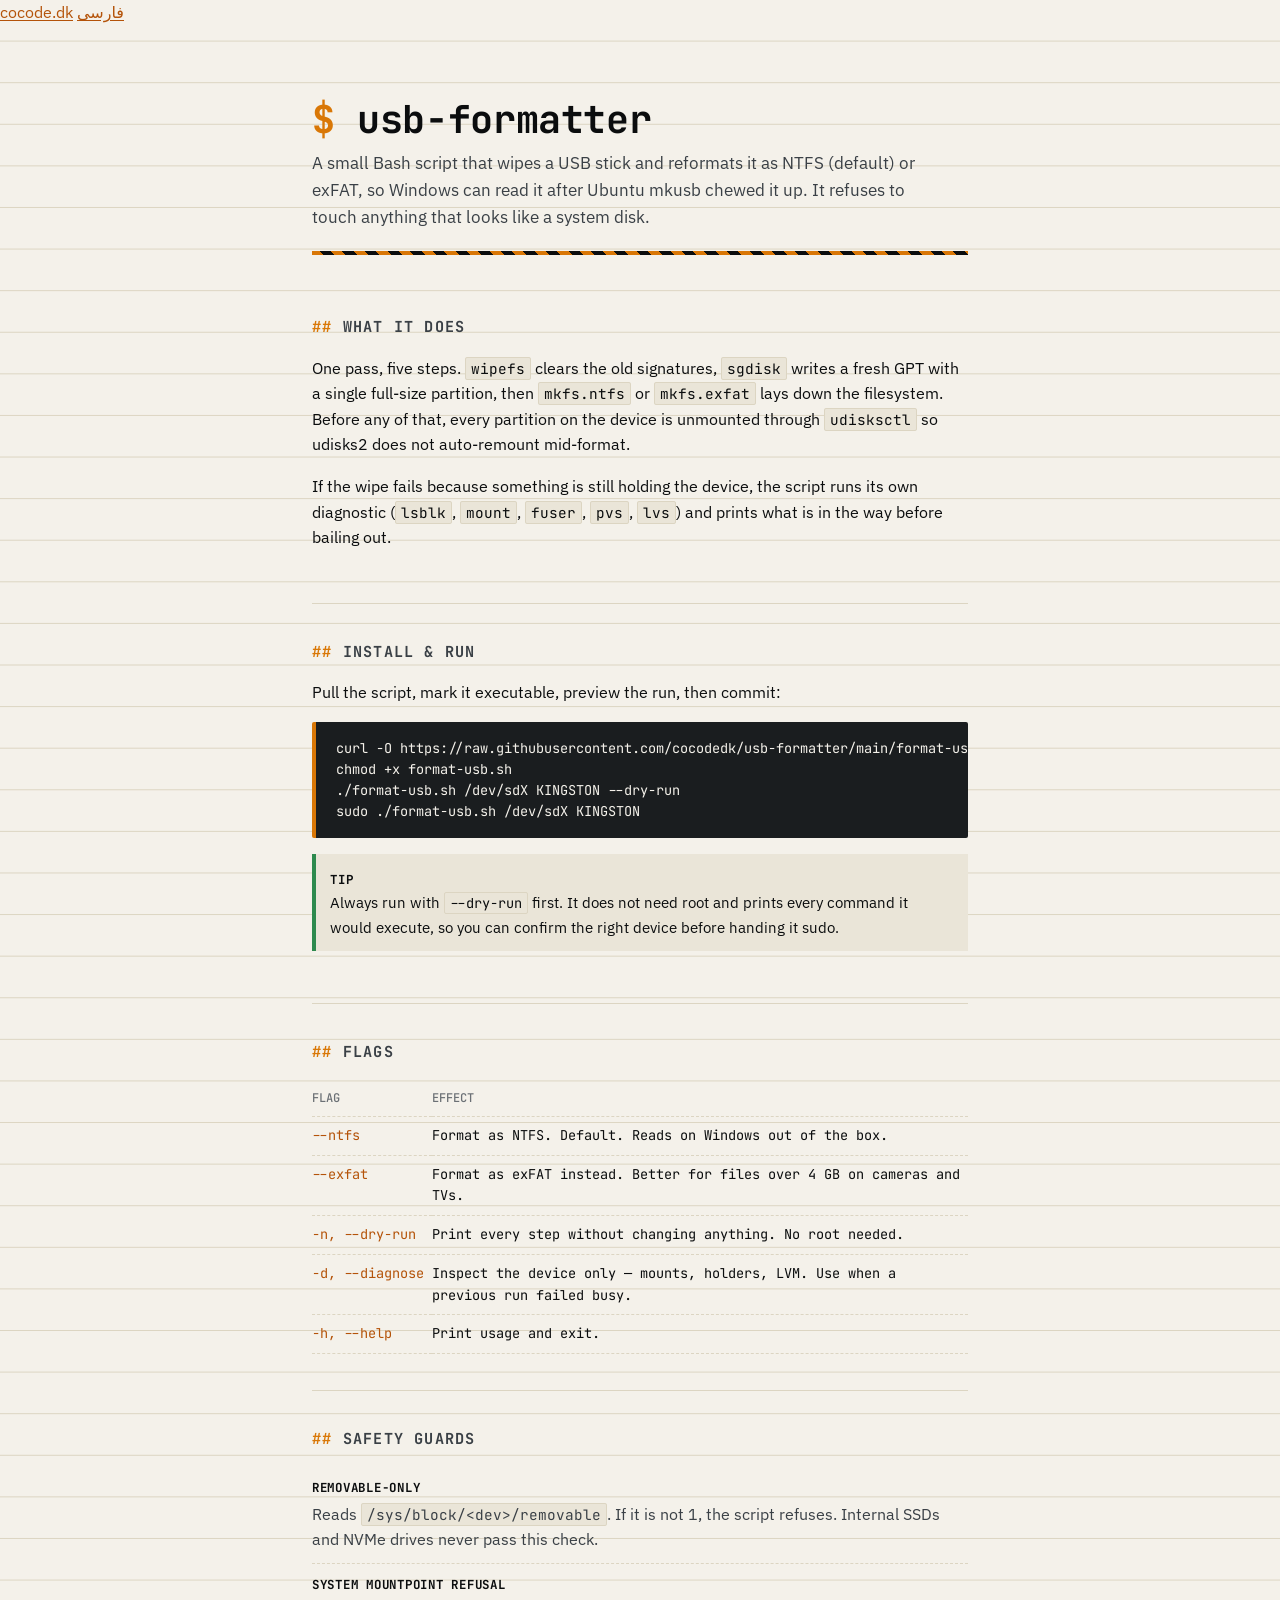
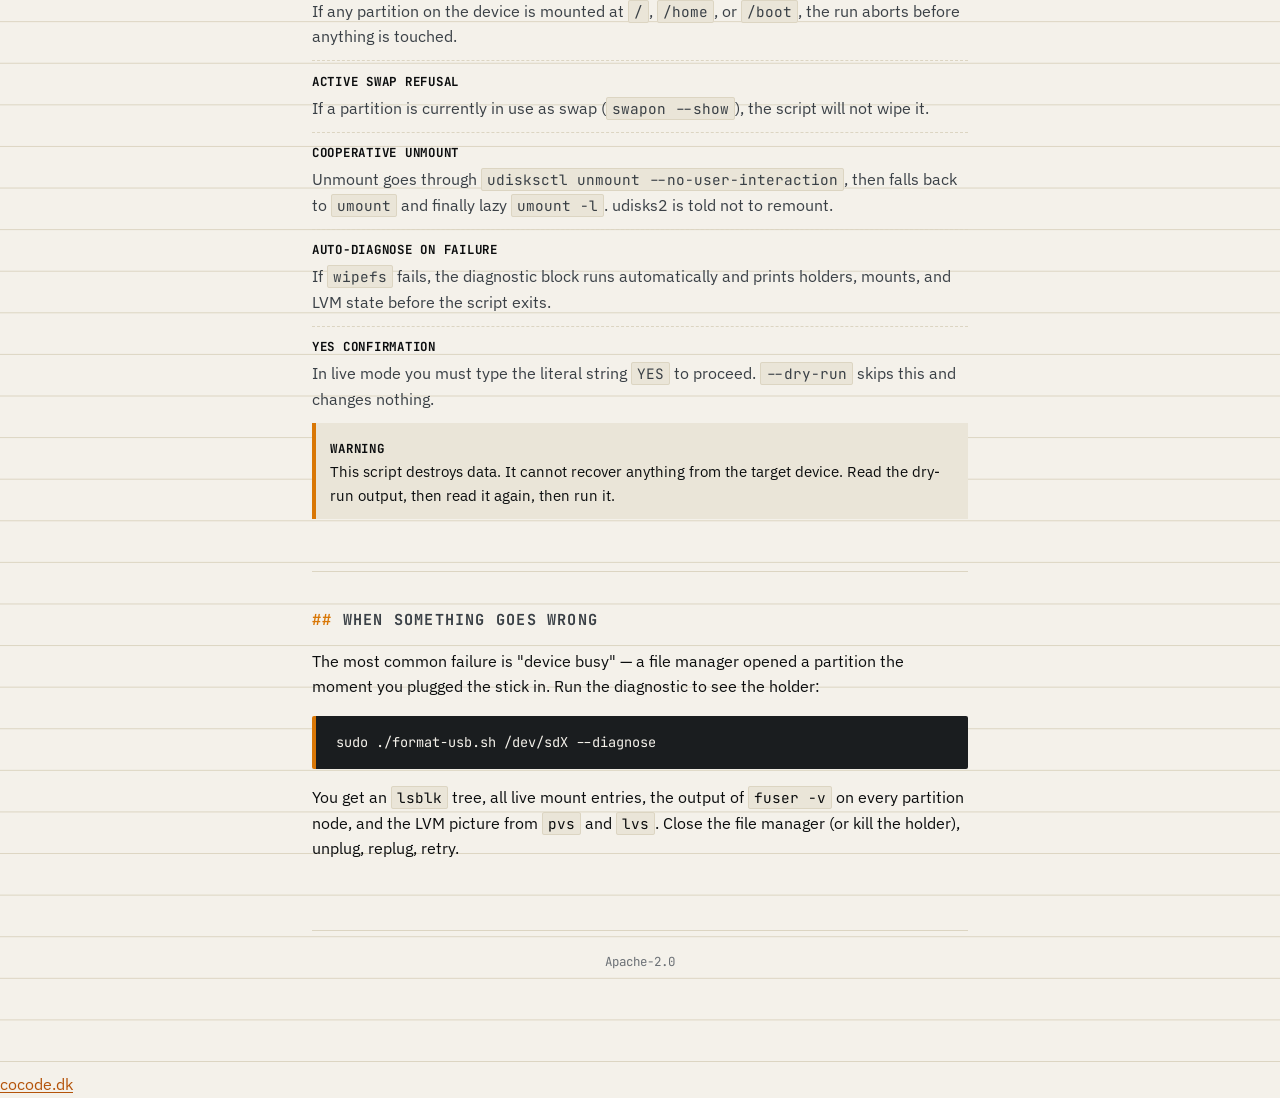
<file: website/index.html>
<!DOCTYPE html>
<!--
SEO keywords:
  primary: format usb linux
  secondary: ntfs usb linux, exfat usb linux, wipe bootable usb ubuntu
  intent: tutorial / utility download — user just used a USB as a Linux installer and wants it back as a Windows-readable stick
-->
<html lang="en">
<head>
<meta charset="utf-8">
<meta name="viewport" content="width=device-width, initial-scale=1">
<title>Format USB on Linux: NTFS or exFAT - usb-formatter</title>
<meta name="description" content="Bash script to wipe and reformat a USB stick on Linux as NTFS or exFAT. Removable-only checks, dry-run preview, udisksctl unmount, auto-diagnose on failure.">
<meta name="robots" content="index, follow">
<link rel="canonical" href="https://usb.cocode.dk/">

<link rel="alternate" hreflang="en" href="https://usb.cocode.dk/">
<link rel="alternate" hreflang="fa" href="https://usb.cocode.dk/fa/">
<link rel="alternate" hreflang="x-default" href="https://usb.cocode.dk/">

<meta property="og:type" content="website">
<meta property="og:site_name" content="usb-formatter">
<meta property="og:title" content="Format USB on Linux: NTFS or exFAT - usb-formatter">
<meta property="og:description" content="Bash script to wipe and reformat a USB stick on Linux as NTFS or exFAT. Removable-only checks, dry-run preview, udisksctl unmount, auto-diagnose on failure.">
<meta property="og:url" content="https://usb.cocode.dk/">
<meta property="og:image" content="https://usb.cocode.dk/og.png">
<meta property="og:image:width" content="1200">
<meta property="og:image:height" content="630">
<meta property="og:image:alt" content="usb-formatter - Bash utility to reformat USB drives on Linux">
<meta property="og:locale" content="en_US">
<meta property="og:locale:alternate" content="fa_IR">

<meta name="twitter:card" content="summary_large_image">
<meta name="twitter:title" content="Format USB on Linux: NTFS or exFAT - usb-formatter">
<meta name="twitter:description" content="Bash script to wipe and reformat a USB stick on Linux. Safety-checked, dry-run capable, auto-diagnoses busy devices.">
<meta name="twitter:image" content="https://usb.cocode.dk/og.png">
<meta name="twitter:image:alt" content="usb-formatter - Bash utility to reformat USB drives on Linux">

<link rel="icon" type="image/svg+xml" href="favicon.svg">
<link rel="preconnect" href="https://fonts.googleapis.com">
<link rel="preconnect" href="https://fonts.gstatic.com" crossorigin>
<link href="https://fonts.googleapis.com/css2?family=IBM+Plex+Sans:wght@400;500;700&family=JetBrains+Mono:wght@500;700&display=swap" rel="stylesheet">
<link rel="stylesheet" href="styles.css">
<link rel="stylesheet" href="https://brand.cocode.dk/v1.css">
<script type="module" src="https://brand.cocode.dk/v1.js"></script>

<script type="application/ld+json">
{
  "@context": "https://schema.org",
  "@type": "SoftwareApplication",
  "name": "usb-formatter",
  "description": "Bash script to wipe and reformat a USB stick on Linux as NTFS or exFAT, with safety guards against system disks and a dry-run mode.",
  "url": "https://usb.cocode.dk/",
  "downloadUrl": "https://github.com/cocodedk/usb-formatter",
  "codeRepository": "https://github.com/cocodedk/usb-formatter",
  "applicationCategory": "BusinessApplication",
  "operatingSystem": "Linux",
  "inLanguage": "en",
  "license": "https://www.apache.org/licenses/LICENSE-2.0",
  "offers": { "@type": "Offer", "price": "0", "priceCurrency": "USD" },
  "author": {
    "@type": "Person",
    "name": "Babak Bandpey",
    "url": "https://cocode.dk",
    "sameAs": [
      "https://linkedin.com/in/babakbandpey",
      "https://github.com/cocodedk"
    ]
  }
}
</script>
</head>
<body>
<!-- The cocode.dk family frame. Without JavaScript its children show instead: a way home
     and the language link. -->
<cocode-head project="usb-formatter" accent="#D97706" on-accent="#0B0D0E">
  <a href="https://cocode.dk">cocode.dk</a>
  <a href="fa/" hreflang="fa">فارسی</a>
</cocode-head>

<div class="shell">

<header class="intro">
    <h1><span class="prompt">$</span> usb-formatter</h1>
    <p class="lede">A small Bash script that wipes a USB stick and reformats it as NTFS (default) or exFAT, so Windows can read it after Ubuntu mkusb chewed it up. It refuses to touch anything that looks like a system disk.</p>
    <div class="hazard-stripe" role="presentation"></div>
</header>

<section id="what">
    <h2>what it does</h2>
    <p>One pass, five steps. <code>wipefs</code> clears the old signatures, <code>sgdisk</code> writes a fresh GPT with a single full-size partition, then <code>mkfs.ntfs</code> or <code>mkfs.exfat</code> lays down the filesystem. Before any of that, every partition on the device is unmounted through <code>udisksctl</code> so udisks2 does not auto-remount mid-format.</p>
    <p>If the wipe fails because something is still holding the device, the script runs its own diagnostic (<code>lsblk</code>, <code>mount</code>, <code>fuser</code>, <code>pvs</code>, <code>lvs</code>) and prints what is in the way before bailing out.</p>
</section>

<section id="install">
    <h2>install &amp; run</h2>
    <p>Pull the script, mark it executable, preview the run, then commit:</p>
<pre><code>curl -O https://raw.githubusercontent.com/cocodedk/usb-formatter/main/format-usb.sh
chmod +x format-usb.sh
./format-usb.sh /dev/sdX KINGSTON --dry-run
sudo ./format-usb.sh /dev/sdX KINGSTON</code></pre>
    <div class="callout">
        <strong>Tip</strong><br>
        Always run with <code>--dry-run</code> first. It does not need root and prints every command it would execute, so you can confirm the right device before handing it sudo.
    </div>
</section>

<section id="flags">
    <h2>flags</h2>
    <table class="flags">
        <thead><tr><th>flag</th><th>effect</th></tr></thead>
        <tbody>
            <tr><td>--ntfs</td><td>Format as NTFS. Default. Reads on Windows out of the box.</td></tr>
            <tr><td>--exfat</td><td>Format as exFAT instead. Better for files over 4 GB on cameras and TVs.</td></tr>
            <tr><td>-n, --dry-run</td><td>Print every step without changing anything. No root needed.</td></tr>
            <tr><td>-d, --diagnose</td><td>Inspect the device only — mounts, holders, LVM. Use when a previous run failed busy.</td></tr>
            <tr><td>-h, --help</td><td>Print usage and exit.</td></tr>
        </tbody>
    </table>
</section>

<section id="safety">
    <h2>safety guards</h2>
    <dl class="guards">
        <div>
            <dt>removable-only</dt>
            <dd>Reads <code>/sys/block/&lt;dev&gt;/removable</code>. If it is not 1, the script refuses. Internal SSDs and NVMe drives never pass this check.</dd>
        </div>
        <div>
            <dt>system mountpoint refusal</dt>
            <dd>If any partition on the device is mounted at <code>/</code>, <code>/home</code>, or <code>/boot</code>, the run aborts before anything is touched.</dd>
        </div>
        <div>
            <dt>active swap refusal</dt>
            <dd>If a partition is currently in use as swap (<code>swapon --show</code>), the script will not wipe it.</dd>
        </div>
        <div>
            <dt>cooperative unmount</dt>
            <dd>Unmount goes through <code>udisksctl unmount --no-user-interaction</code>, then falls back to <code>umount</code> and finally lazy <code>umount -l</code>. udisks2 is told not to remount.</dd>
        </div>
        <div>
            <dt>auto-diagnose on failure</dt>
            <dd>If <code>wipefs</code> fails, the diagnostic block runs automatically and prints holders, mounts, and LVM state before the script exits.</dd>
        </div>
        <div>
            <dt>YES confirmation</dt>
            <dd>In live mode you must type the literal string <code>YES</code> to proceed. <code>--dry-run</code> skips this and changes nothing.</dd>
        </div>
    </dl>
    <div class="callout hazard">
        <strong>Warning</strong><br>
        This script destroys data. It cannot recover anything from the target device. Read the dry-run output, then read it again, then run it.
    </div>
</section>

<section id="diagnose">
    <h2>when something goes wrong</h2>
    <p>The most common failure is "device busy" — a file manager opened a partition the moment you plugged the stick in. Run the diagnostic to see the holder:</p>
<pre><code>sudo ./format-usb.sh /dev/sdX --diagnose</code></pre>
    <p>You get an <code>lsblk</code> tree, all live mount entries, the output of <code>fuser -v</code> on every partition node, and the LVM picture from <code>pvs</code> and <code>lvs</code>. Close the file manager (or kill the holder), unplug, replug, retry.</p>
</section>

<footer class="foot">
    Apache-2.0
</footer>

</div>

<cocode-foot repo="cocodedk/usb-formatter">
  <a href="https://cocode.dk">cocode.dk</a>
</cocode-foot>
</body>
</html>
</file>
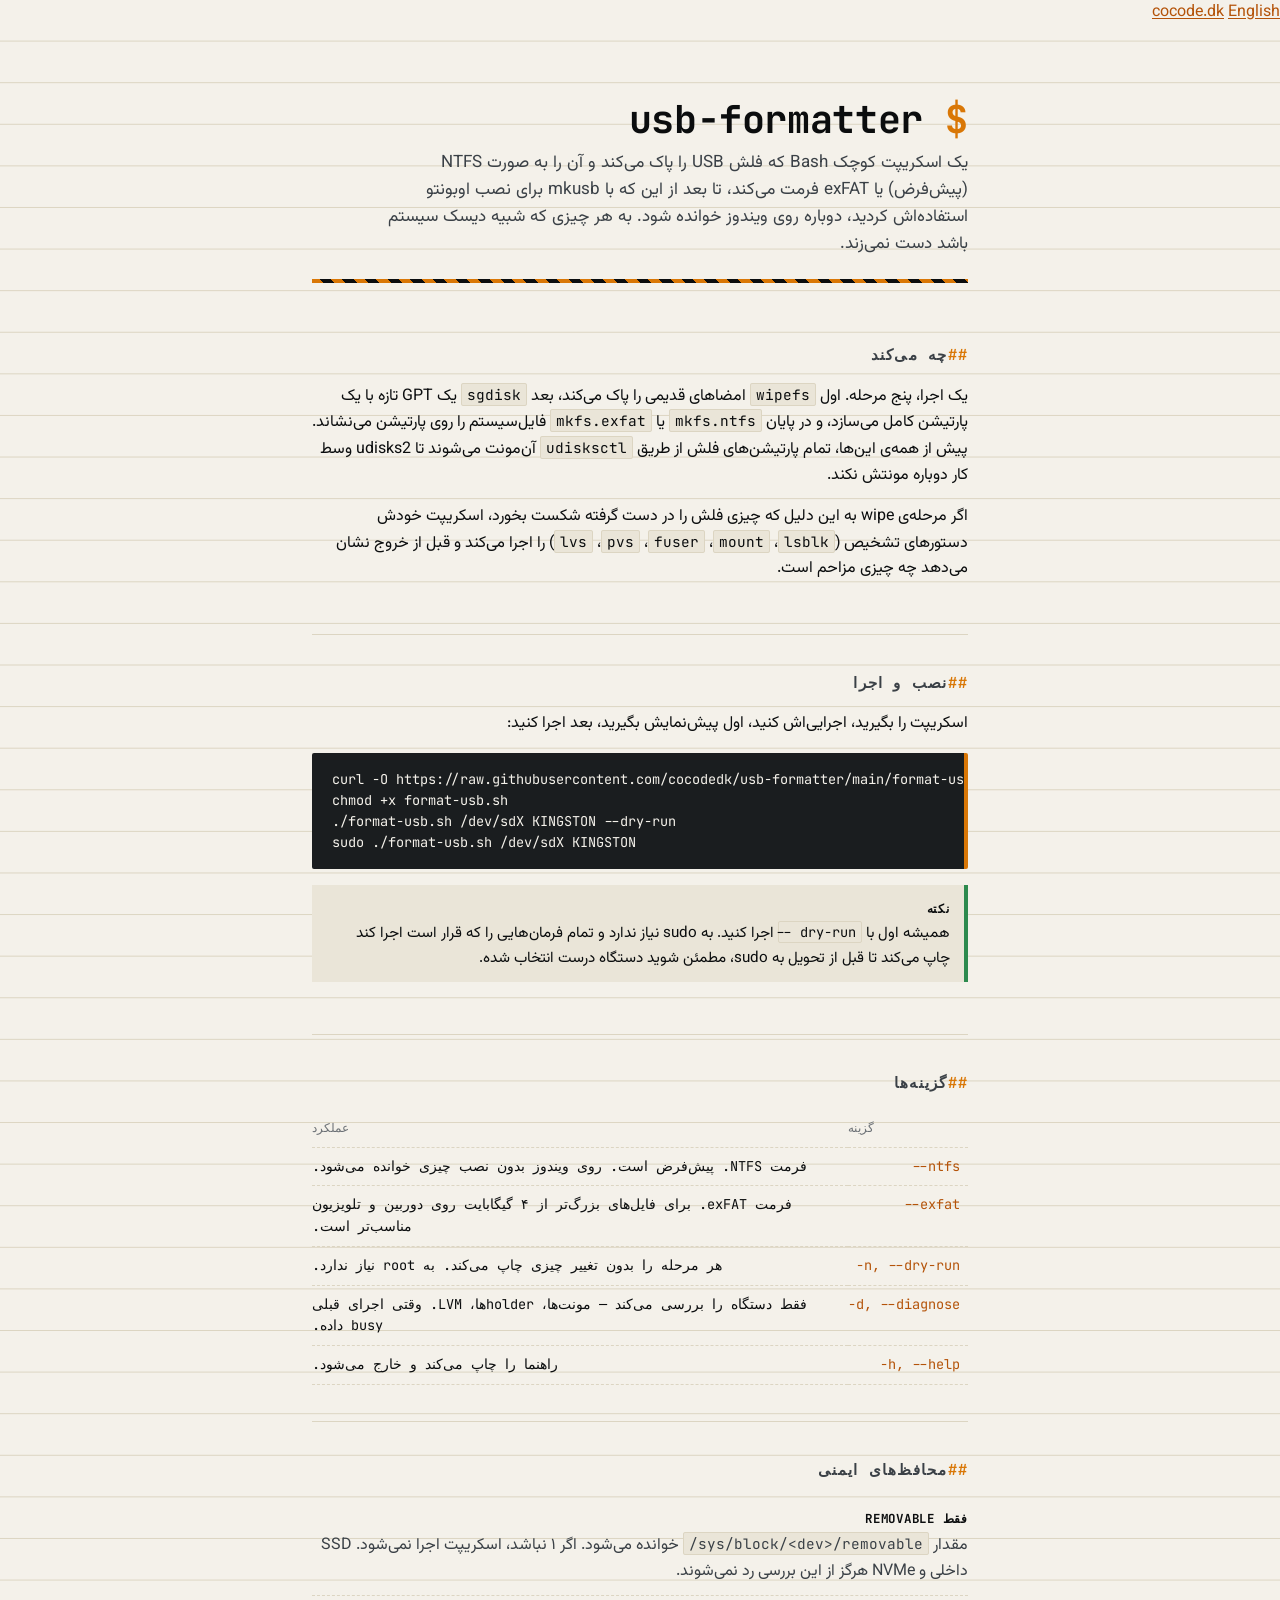
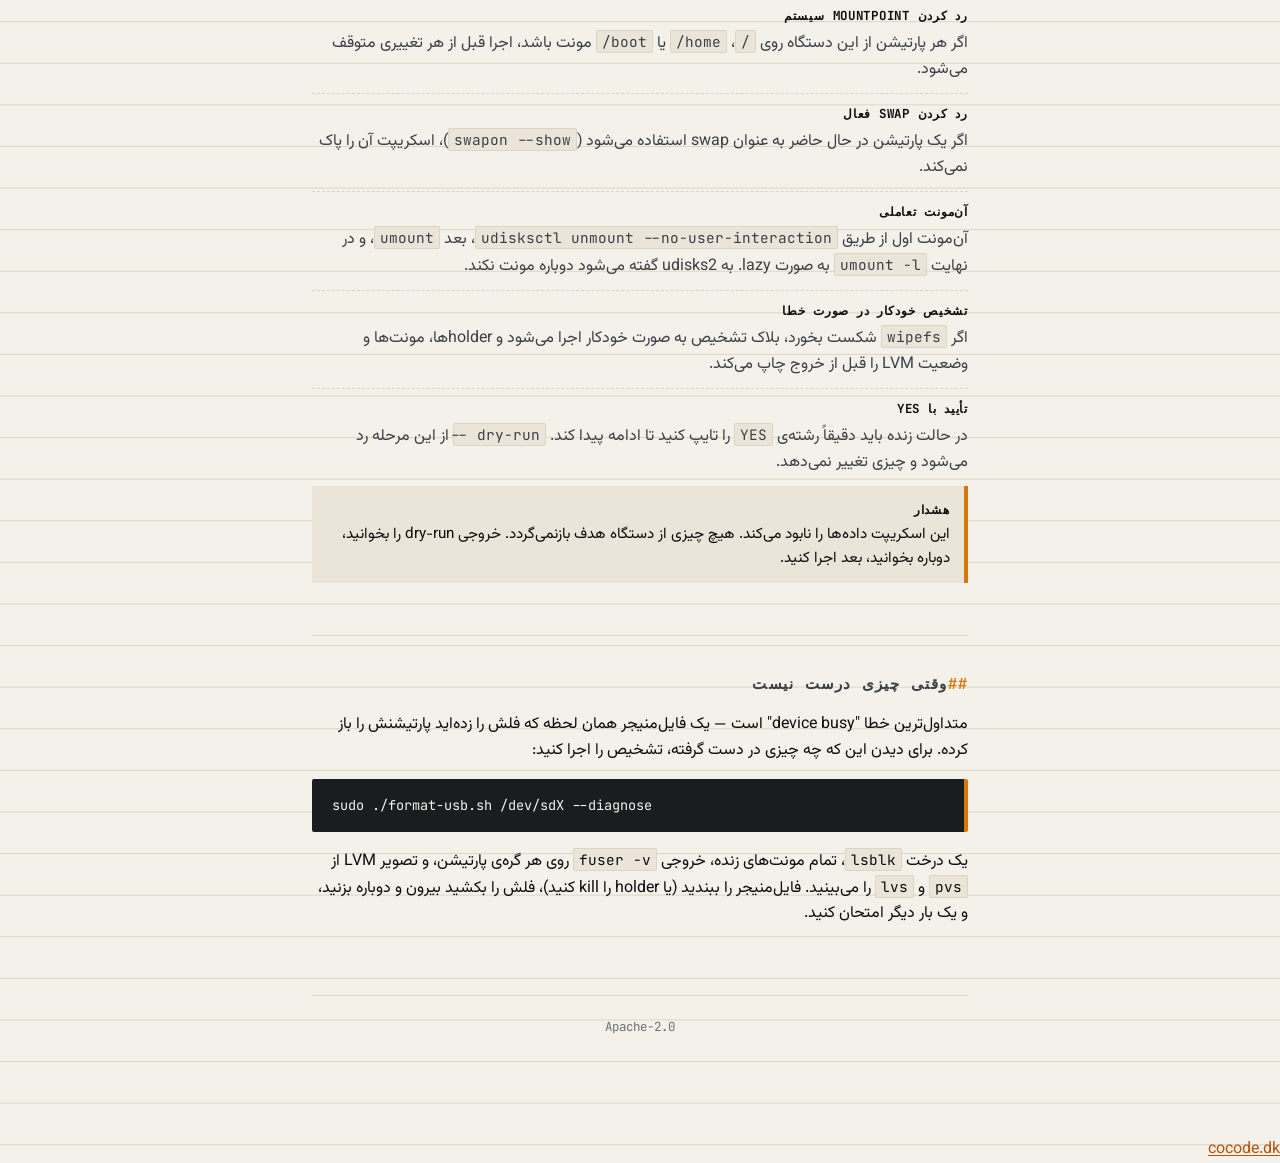
<file: website/fa/index.html>
<!DOCTYPE html>
<!--
SEO keywords:
  primary: فرمت usb لینوکس
  secondary: فرمت NTFS لینوکس, پاک کردن فلش بوتیبل اوبونتو, exFAT لینوکس
  intent: راهنما/ابزار - کاربر فلش را برای نصب لینوکس استفاده کرده و حالا می‌خواهد روی ویندوز قابل خواندن باشد
-->
<html lang="fa" dir="rtl">
<head>
<meta charset="utf-8">
<meta name="viewport" content="width=device-width, initial-scale=1">
<title>فرمت فلش USB در لینوکس: NTFS یا exFAT - usb-formatter</title>
<meta name="description" content="اسکریپت Bash برای پاک کردن و فرمت کردن فلش USB در لینوکس به صورت NTFS یا exFAT. بررسی removable، حالت dry-run، آن‌مونت با udisksctl و تشخیص خودکار خطا.">
<meta name="robots" content="index, follow">
<link rel="canonical" href="https://usb.cocode.dk/fa/">

<link rel="alternate" hreflang="en" href="https://usb.cocode.dk/">
<link rel="alternate" hreflang="fa" href="https://usb.cocode.dk/fa/">
<link rel="alternate" hreflang="x-default" href="https://usb.cocode.dk/">

<meta property="og:type" content="website">
<meta property="og:site_name" content="usb-formatter">
<meta property="og:title" content="فرمت فلش USB در لینوکس: NTFS یا exFAT - usb-formatter">
<meta property="og:description" content="اسکریپت Bash برای پاک کردن و فرمت کردن فلش USB در لینوکس به صورت NTFS یا exFAT. با محافظ‌های ایمنی و حالت پیش‌نمایش.">
<meta property="og:url" content="https://usb.cocode.dk/fa/">
<meta property="og:image" content="https://usb.cocode.dk/og.png">
<meta property="og:image:width" content="1200">
<meta property="og:image:height" content="630">
<meta property="og:image:alt" content="usb-formatter - ابزار Bash برای فرمت فلش در لینوکس">
<meta property="og:locale" content="fa_IR">
<meta property="og:locale:alternate" content="en_US">

<meta name="twitter:card" content="summary_large_image">
<meta name="twitter:title" content="فرمت فلش USB در لینوکس: NTFS یا exFAT - usb-formatter">
<meta name="twitter:description" content="اسکریپت Bash برای پاک کردن و فرمت کردن فلش USB در لینوکس. با بررسی ایمنی و تشخیص خودکار خطا.">
<meta name="twitter:image" content="https://usb.cocode.dk/og.png">
<meta name="twitter:image:alt" content="usb-formatter - ابزار Bash برای فرمت فلش در لینوکس">

<link rel="icon" type="image/svg+xml" href="../favicon.svg">
<link rel="preconnect" href="https://fonts.googleapis.com">
<link rel="preconnect" href="https://fonts.gstatic.com" crossorigin>
<link href="https://fonts.googleapis.com/css2?family=Vazirmatn:wght@400;500;700&family=JetBrains+Mono:wght@500;700&display=swap" rel="stylesheet">
<link rel="stylesheet" href="../styles.css">
<link rel="stylesheet" href="https://brand.cocode.dk/v1.css">
<script type="module" src="https://brand.cocode.dk/v1.js"></script>

<script type="application/ld+json">
{
  "@context": "https://schema.org",
  "@type": "SoftwareApplication",
  "name": "usb-formatter",
  "description": "اسکریپت Bash برای پاک کردن و فرمت کردن فلش USB در لینوکس به صورت NTFS یا exFAT، با محافظ‌های ایمنی در برابر دیسک سیستم و حالت dry-run.",
  "url": "https://usb.cocode.dk/fa/",
  "downloadUrl": "https://github.com/cocodedk/usb-formatter",
  "codeRepository": "https://github.com/cocodedk/usb-formatter",
  "applicationCategory": "BusinessApplication",
  "operatingSystem": "Linux",
  "inLanguage": "fa",
  "license": "https://www.apache.org/licenses/LICENSE-2.0",
  "offers": { "@type": "Offer", "price": "0", "priceCurrency": "USD" },
  "author": {
    "@type": "Person",
    "name": "بابک بندپی",
    "url": "https://cocode.dk",
    "sameAs": [
      "https://linkedin.com/in/babakbandpey",
      "https://github.com/cocodedk"
    ]
  }
}
</script>
</head>
<body>
<!-- The cocode.dk family frame. Without JavaScript its children show instead: a way home
     and the language link. -->
<cocode-head project="usb-formatter" accent="#D97706" on-accent="#0B0D0E">
  <a href="https://cocode.dk">cocode.dk</a>
  <a href="../" hreflang="en">English</a>
</cocode-head>

<div class="shell">

<header class="intro">
    <h1><span class="prompt">$</span> <span class="ltr">usb-formatter</span></h1>
    <p class="lede">یک اسکریپت کوچک Bash که فلش USB را پاک می‌کند و آن را به صورت NTFS (پیش‌فرض) یا exFAT فرمت می‌کند، تا بعد از این که با mkusb برای نصب اوبونتو استفاده‌اش کردید، دوباره روی ویندوز خوانده شود. به هر چیزی که شبیه دیسک سیستم باشد دست نمی‌زند.</p>
    <div class="hazard-stripe" role="presentation"></div>
</header>

<section id="what">
    <h2>چه می‌کند</h2>
    <p>یک اجرا، پنج مرحله. اول <code>wipefs</code> امضاهای قدیمی را پاک می‌کند، بعد <code>sgdisk</code> یک GPT تازه با یک پارتیشن کامل می‌سازد، و در پایان <code>mkfs.ntfs</code> یا <code>mkfs.exfat</code> فایل‌سیستم را روی پارتیشن می‌نشاند. پیش از همه‌ی این‌ها، تمام پارتیشن‌های فلش از طریق <code>udisksctl</code> آن‌مونت می‌شوند تا udisks2 وسط کار دوباره مونتش نکند.</p>
    <p>اگر مرحله‌ی wipe به این دلیل که چیزی فلش را در دست گرفته شکست بخورد، اسکریپت خودش دستورهای تشخیص (<code>lsblk</code>، <code>mount</code>، <code>fuser</code>، <code>pvs</code>، <code>lvs</code>) را اجرا می‌کند و قبل از خروج نشان می‌دهد چه چیزی مزاحم است.</p>
</section>

<section id="install">
    <h2>نصب و اجرا</h2>
    <p>اسکریپت را بگیرید، اجرایی‌اش کنید، اول پیش‌نمایش بگیرید، بعد اجرا کنید:</p>
<pre><code>curl -O https://raw.githubusercontent.com/cocodedk/usb-formatter/main/format-usb.sh
chmod +x format-usb.sh
./format-usb.sh /dev/sdX KINGSTON --dry-run
sudo ./format-usb.sh /dev/sdX KINGSTON</code></pre>
    <div class="callout">
        <strong>نکته</strong><br>
        همیشه اول با <code>--dry-run</code> اجرا کنید. به sudo نیاز ندارد و تمام فرمان‌هایی را که قرار است اجرا کند چاپ می‌کند تا قبل از تحویل به sudo، مطمئن شوید دستگاه درست انتخاب شده.
    </div>
</section>

<section id="flags">
    <h2>گزینه‌ها</h2>
    <table class="flags">
        <thead><tr><th>گزینه</th><th>عملکرد</th></tr></thead>
        <tbody>
            <tr><td>--ntfs</td><td>فرمت NTFS. پیش‌فرض است. روی ویندوز بدون نصب چیزی خوانده می‌شود.</td></tr>
            <tr><td>--exfat</td><td>فرمت exFAT. برای فایل‌های بزرگ‌تر از ۴ گیگابایت روی دوربین و تلویزیون مناسب‌تر است.</td></tr>
            <tr><td>-n, --dry-run</td><td>هر مرحله را بدون تغییر چیزی چاپ می‌کند. به root نیاز ندارد.</td></tr>
            <tr><td>-d, --diagnose</td><td>فقط دستگاه را بررسی می‌کند — مونت‌ها، holderها، LVM. وقتی اجرای قبلی busy داده.</td></tr>
            <tr><td>-h, --help</td><td>راهنما را چاپ می‌کند و خارج می‌شود.</td></tr>
        </tbody>
    </table>
</section>

<section id="safety">
    <h2>محافظ‌های ایمنی</h2>
    <dl class="guards">
        <div>
            <dt>فقط removable</dt>
            <dd>مقدار <code>/sys/block/&lt;dev&gt;/removable</code> خوانده می‌شود. اگر ۱ نباشد، اسکریپت اجرا نمی‌شود. SSD داخلی و NVMe هرگز از این بررسی رد نمی‌شوند.</dd>
        </div>
        <div>
            <dt>رد کردن mountpoint سیستم</dt>
            <dd>اگر هر پارتیشن از این دستگاه روی <code>/</code>، <code>/home</code> یا <code>/boot</code> مونت باشد، اجرا قبل از هر تغییری متوقف می‌شود.</dd>
        </div>
        <div>
            <dt>رد کردن swap فعال</dt>
            <dd>اگر یک پارتیشن در حال حاضر به عنوان swap استفاده می‌شود (<code>swapon --show</code>)، اسکریپت آن را پاک نمی‌کند.</dd>
        </div>
        <div>
            <dt>آن‌مونت تعاملی</dt>
            <dd>آن‌مونت اول از طریق <code>udisksctl unmount --no-user-interaction</code>، بعد <code>umount</code>، و در نهایت <code>umount -l</code> به صورت lazy. به udisks2 گفته می‌شود دوباره مونت نکند.</dd>
        </div>
        <div>
            <dt>تشخیص خودکار در صورت خطا</dt>
            <dd>اگر <code>wipefs</code> شکست بخورد، بلاک تشخیص به صورت خودکار اجرا می‌شود و holderها، مونت‌ها و وضعیت LVM را قبل از خروج چاپ می‌کند.</dd>
        </div>
        <div>
            <dt>تأیید با YES</dt>
            <dd>در حالت زنده باید دقیقاً رشته‌ی <code>YES</code> را تایپ کنید تا ادامه پیدا کند. <code>--dry-run</code> از این مرحله رد می‌شود و چیزی تغییر نمی‌دهد.</dd>
        </div>
    </dl>
    <div class="callout hazard">
        <strong>هشدار</strong><br>
        این اسکریپت داده‌ها را نابود می‌کند. هیچ چیزی از دستگاه هدف بازنمی‌گردد. خروجی dry-run را بخوانید، دوباره بخوانید، بعد اجرا کنید.
    </div>
</section>

<section id="diagnose">
    <h2>وقتی چیزی درست نیست</h2>
    <p>متداول‌ترین خطا "device busy" است — یک فایل‌منیجر همان لحظه که فلش را زده‌اید پارتیشنش را باز کرده. برای دیدن این که چه چیزی در دست گرفته، تشخیص را اجرا کنید:</p>
<pre><code>sudo ./format-usb.sh /dev/sdX --diagnose</code></pre>
    <p>یک درخت <code>lsblk</code>، تمام مونت‌های زنده، خروجی <code>fuser -v</code> روی هر گره‌ی پارتیشن، و تصویر LVM از <code>pvs</code> و <code>lvs</code> را می‌بینید. فایل‌منیجر را ببندید (یا holder را kill کنید)، فلش را بکشید بیرون و دوباره بزنید، و یک بار دیگر امتحان کنید.</p>
</section>

<footer class="foot">
    Apache-2.0
</footer>

</div>

<cocode-foot repo="cocodedk/usb-formatter">
  <a href="https://cocode.dk">cocode.dk</a>
</cocode-foot>
</body>
</html>
</file>
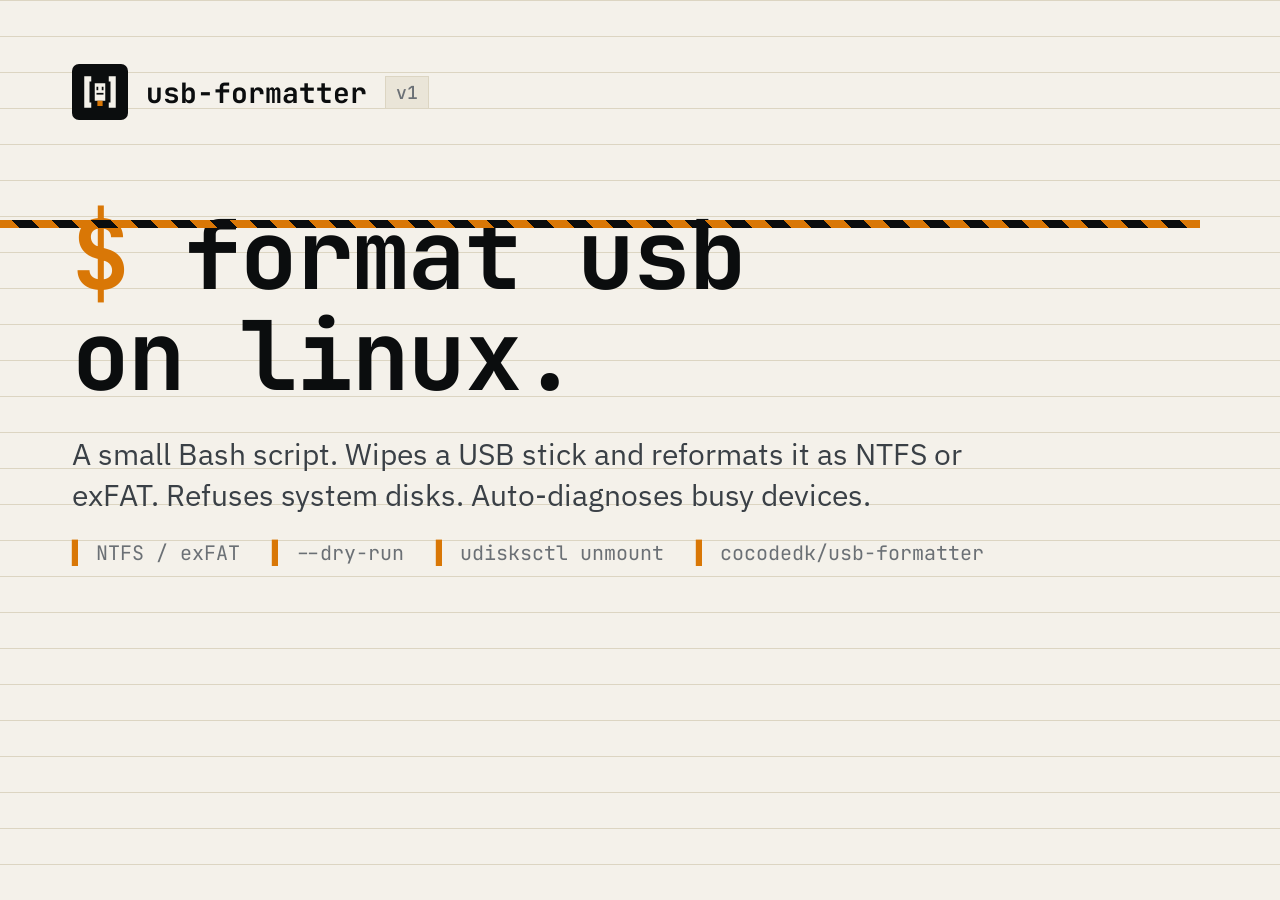
<file: website/og-image.html>
<!DOCTYPE html>
<html lang="en">
<head>
<meta charset="utf-8">
<title>og-image</title>
<link rel="preconnect" href="https://fonts.gstatic.com" crossorigin>
<link href="https://fonts.googleapis.com/css2?family=IBM+Plex+Sans:wght@400;500&family=JetBrains+Mono:wght@500;700&display=swap" rel="stylesheet">
<style>
    * { box-sizing: border-box; margin: 0; padding: 0; }
    html, body { width: 1200px; height: 630px; overflow: hidden; }
    body {
        font-family: "IBM Plex Sans", sans-serif;
        background: #F4F1EA;
        background-image:
            linear-gradient(#DCD5C2 1px, transparent 1px);
        background-size: 100% 36px;
        color: #0B0D0E;
        padding: 64px 72px;
        position: relative;
        display: flex;
        flex-direction: column;
        justify-content: space-between;
    }
    .stripe {
        position: absolute;
        left: 0; right: 0; top: 220px;
        height: 8px;
        background: repeating-linear-gradient(
            45deg,
            #D97706 0 14px,
            #0B0D0E 14px 28px
        );
    }
    .top {
        display: flex;
        align-items: center;
        gap: 18px;
        font-family: "JetBrains Mono", monospace;
        font-weight: 700;
        font-size: 28px;
    }
    .top svg { width: 56px; height: 56px; }
    .pill {
        font-size: 18px;
        font-weight: 500;
        padding: 4px 10px;
        border: 1px solid #DCD5C2;
        background: #EAE5D8;
        color: #6B7075;
    }
    h1 {
        font-family: "JetBrains Mono", monospace;
        font-weight: 700;
        font-size: 96px;
        line-height: 1.05;
        letter-spacing: -0.02em;
        margin-top: 60px;
    }
    h1 .prompt { color: #D97706; }
    .lede {
        margin-top: 28px;
        font-size: 30px;
        line-height: 1.35;
        color: #3A4046;
        max-width: 940px;
    }
    .meta {
        display: flex;
        gap: 32px;
        font-family: "JetBrains Mono", monospace;
        font-size: 20px;
        color: #6B7075;
    }
    .meta span::before { content: "▌ "; color: #D97706; }
</style>
</head>
<body>
    <div class="stripe"></div>
    <div class="top">
        <svg viewBox="0 0 64 64">
            <rect width="64" height="64" rx="8" fill="#0B0D0E"/>
            <path d="M14 14 H22 V20 H20 V44 H22 V50 H14 Z" fill="#F4F1EA"/>
            <path d="M50 14 H42 V20 H44 V44 H42 V50 H50 Z" fill="#F4F1EA"/>
            <rect x="26" y="22" width="12" height="20" fill="#F4F1EA"/>
            <rect x="29" y="42" width="6" height="6" fill="#D97706"/>
            <rect x="28" y="26" width="2" height="4" fill="#0B0D0E"/>
            <rect x="34" y="26" width="2" height="4" fill="#0B0D0E"/>
            <rect x="28" y="33" width="8" height="2" fill="#0B0D0E"/>
        </svg>
        <span>usb-formatter</span>
        <span class="pill">v1</span>
    </div>

    <div>
        <h1><span class="prompt">$</span> format usb<br>on linux.</h1>
        <p class="lede">A small Bash script. Wipes a USB stick and reformats it as NTFS or exFAT. Refuses system disks. Auto-diagnoses busy devices.</p>
    </div>

    <div class="meta">
        <span>NTFS / exFAT</span>
        <span>--dry-run</span>
        <span>udisksctl unmount</span>
        <span>cocodedk/usb-formatter</span>
    </div>
</body>
</html>
</file>
<file: website/styles.css>
/* =========================================================
   usb-formatter — operator console aesthetic
   Mobile-first. ~360px baseline, layered up via min-width.
   ========================================================= */

/* ---------- tokens ---------- */
:root {
    --ink-0: #0B0D0E;
    --ink-1: #1A1D1F;
    --ink-2: #3A4046;
    --paper-0: #F4F1EA;
    --paper-1: #EAE5D8;
    --paper-2: #DCD5C2;
    --hazard: #D97706;
    --hazard-2: #B45309;
    --phosphor: #2D8A4E;
    --ash: #6B7075;

    --mono: "JetBrains Mono", "Fira Code", ui-monospace, SFMono-Regular, Menlo, monospace;
    --sans: "IBM Plex Sans", system-ui, -apple-system, "Segoe UI", sans-serif;
    --rtl-sans: "Vazirmatn", "IBM Plex Sans", system-ui, sans-serif;

    --max: 44rem;
    --gutter: 1rem;
}

/* ---------- reset ---------- */
*, *::before, *::after { box-sizing: border-box; }
html { -webkit-text-size-adjust: 100%; }
body {
    margin: 0;
    font-family: var(--sans);
    font-size: 16px;
    line-height: 1.6;
    color: var(--ink-0);
    background: var(--paper-0);
    background-image: linear-gradient(var(--paper-2) 1px, transparent 1px);
    background-size: 100% 2.4rem;
    background-position: 0 -1px;
}
a { color: var(--hazard-2); text-decoration: underline; text-underline-offset: 2px; }
a:hover { color: var(--hazard); }
:focus-visible { outline: 2px solid var(--hazard); outline-offset: 2px; }

/* ---------- shell ---------- */
.shell { max-width: var(--max); margin: 0 auto; padding: 1.25rem var(--gutter) 3rem; }
/* The cocode.dk frame lines up with this column; keep the gutters in step. */
cocode-head, cocode-foot { --cocode-max: var(--max); --cocode-gutter: var(--gutter); }

/* ---------- header ---------- */
header.intro { padding: 2rem 0 1.25rem; }
header.intro h1 {
    font-family: var(--mono); font-weight: 700;
    font-size: clamp(1.6rem, 6vw, 2.25rem);
    line-height: 1.15; letter-spacing: -0.01em; margin: 0 0 0.5rem;
}
header.intro h1 .prompt { color: var(--hazard); }
header.intro .lede { margin: 0 0 1rem; font-size: 1.0625rem; color: var(--ink-2); max-width: 38rem; }
.hazard-stripe {
    height: 4px; margin: 1.25rem 0 0;
    background: repeating-linear-gradient(45deg, var(--hazard) 0 8px, var(--ink-0) 8px 16px);
}

/* ---------- sections ---------- */
section { padding: 1.75rem 0; border-bottom: 1px solid var(--paper-2); }
section:last-of-type { border-bottom: 0; }
section > h2 {
    font-family: var(--mono); font-weight: 700; font-size: 0.95rem;
    text-transform: uppercase; letter-spacing: 0.08em;
    color: var(--ink-2); margin: 0 0 1rem;
}
section > h2::before { content: "## "; color: var(--hazard); }
section p { margin: 0 0 1rem; }

/* ---------- code ---------- */
pre {
    background: var(--ink-1); color: var(--paper-0);
    font-family: var(--mono); font-size: 0.85rem; line-height: 1.55;
    padding: 1rem 1rem 1rem 1.25rem;
    margin: 0 calc(var(--gutter) * -1) 1rem;
    overflow-x: auto; border-left: 4px solid var(--hazard);
}
pre code { font-family: inherit; color: inherit; background: none; padding: 0; }
:not(pre) > code {
    font-family: var(--mono); font-size: 0.9em;
    background: var(--paper-1); border: 1px solid var(--paper-2);
    padding: 1px 5px; border-radius: 2px;
}

/* ---------- steps + dl + callout + table ---------- */
.steps { list-style: none; padding: 0; margin: 0 0 1rem; counter-reset: step; }
.steps > li { counter-increment: step; padding-left: 2.25rem; position: relative; margin-bottom: 0.75rem; }
.steps > li::before {
    content: counter(step, decimal-leading-zero) ".";
    position: absolute; left: 0; top: 0;
    font-family: var(--mono); font-weight: 700; color: var(--hazard);
}
dl.guards { margin: 0; }
dl.guards > div { padding: 0.65rem 0; border-top: 1px dashed var(--paper-2); }
dl.guards > div:first-child { border-top: 0; }
dl.guards dt {
    font-family: var(--mono); font-weight: 700; font-size: 0.78rem;
    text-transform: uppercase; letter-spacing: 0.06em;
    color: var(--ink-0); margin-bottom: 0.25rem;
}
dl.guards dd { margin: 0; color: var(--ink-2); }
.callout {
    padding: 0.75rem 0.9rem; border-left: 4px solid var(--phosphor);
    background: var(--paper-1); font-size: 0.95rem; margin: 0 0 1rem;
}
.callout.hazard { border-left-color: var(--hazard); }
.callout strong {
    font-family: var(--mono); font-weight: 700; text-transform: uppercase;
    font-size: 0.78rem; letter-spacing: 0.06em;
}
.flags { width: 100%; border-collapse: collapse; font-family: var(--mono); font-size: 0.85rem; }
.flags th, .flags td { text-align: left; padding: 0.5rem 0.5rem 0.5rem 0; border-bottom: 1px dashed var(--paper-2); vertical-align: top; }
.flags th { color: var(--ash); font-weight: 500; font-size: 0.75rem; text-transform: uppercase; }
.flags td:first-child { color: var(--hazard-2); white-space: nowrap; }

/* ---------- footer ---------- */
footer.foot {
    padding: 1.25rem 0; margin-top: 1rem;
    border-top: 1px solid var(--paper-2);
    font-family: var(--mono); font-size: 0.78rem;
    color: var(--ash); text-align: center; line-height: 1.7;
}
footer.foot a { color: var(--ink-2); }
footer.foot a:hover { color: var(--hazard); }

/* ---------- responsive layering ---------- */
@media (min-width: 640px) {
    :root { --gutter: 1.5rem; }
    .shell { padding: 1.5rem var(--gutter) 4rem; }
    pre { margin-left: 0; margin-right: 0; border-radius: 2px; }
    header.intro h1 { font-size: 2.4rem; }
}
@media (min-width: 768px) {
    .shell { padding: 2rem var(--gutter) 5rem; }
    header.intro { padding: 2.5rem 0 1.5rem; }
}
@media (min-width: 1024px) {
    body { background-size: 100% 2.6rem; }
    section { padding: 2.25rem 0; }
}

/* ---------- RTL (Persian) ---------- */
[dir="rtl"] body { font-family: var(--rtl-sans); }
[dir="rtl"] section > h2,
[dir="rtl"] .steps > li::before,
[dir="rtl"] dl.guards dt,
[dir="rtl"] .callout strong,
[dir="rtl"] .flags,
[dir="rtl"] footer.foot { font-family: var(--mono); }
[dir="rtl"] header.intro h1 { font-family: var(--mono); }
[dir="rtl"] header.intro .lede { font-family: var(--rtl-sans); }
[dir="rtl"] pre { border-left: 0; border-right: 4px solid var(--hazard); direction: ltr; text-align: left; }
[dir="rtl"] .steps > li { padding-left: 0; padding-right: 2.25rem; }
[dir="rtl"] .steps > li::before { left: auto; right: 0; }
[dir="rtl"] .callout { border-left: 0; border-right: 4px solid var(--phosphor); }
[dir="rtl"] .callout.hazard { border-right-color: var(--hazard); }
[dir="rtl"] .flags td:first-child { direction: ltr; text-align: right; }
[dir="rtl"] section > h2::before { content: " ##"; }
[dir="rtl"] code, [dir="rtl"] .ltr { direction: ltr; unicode-bidi: isolate; }

@media (prefers-reduced-motion: reduce) { * { animation: none !important; transition: none !important; } }
</file>
